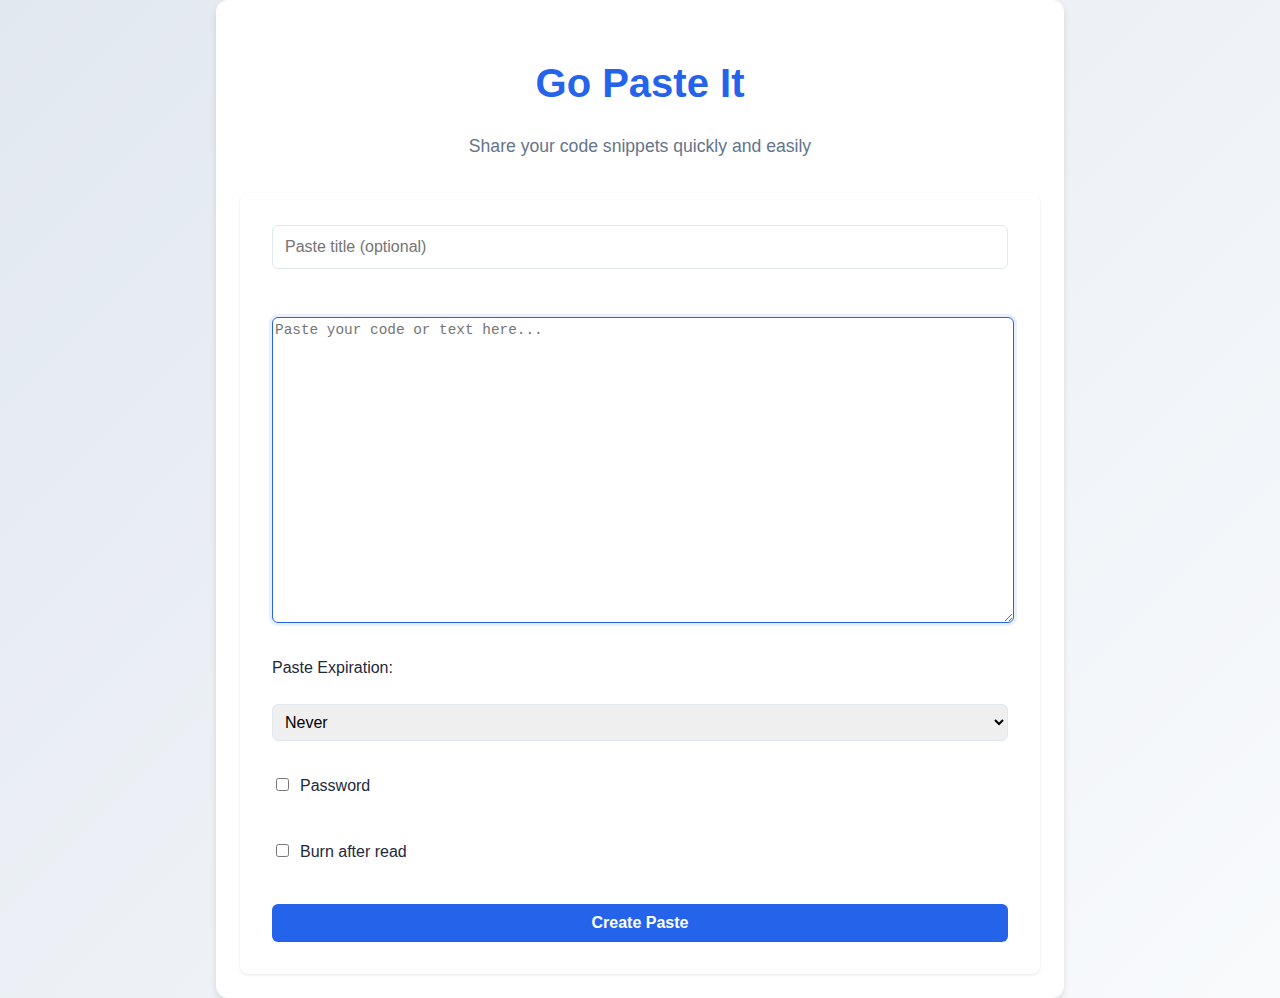
<file: templates/index.html>
<!DOCTYPE html>
<html lang="en">

<head>
    <meta charset="UTF-8">
    <meta name="viewport" content="width=device-width, initial-scale=1.0">
    <title>Go Paste It</title>
    <link rel="stylesheet" href="/static/css/styles.css">
</head>

<body>
    <div class="container">
        <header class="header">
            <h1>Go Paste It</h1>
            <p>Share your code snippets quickly and easily</p>
        </header>
        <main class="paste-form">
            <form method="POST" action="/paste">
                <input type="text" name="title" placeholder="Paste title (optional)" class="title-input">
                <textarea name="content" placeholder="Paste your code or text here..." autofocus required></textarea>

                <label for="expiration">Paste Expiration:</label>
                <select name="expiration" id="expiration">
                    <option value="never">Never</option>
                    <option value="10m">10 Minutes</option>
                    <option value="1h">1 Hour</option>
                    <option value="1d">1 Day</option>
                    <option value="1w">1 Week</option>
                </select>

                <!-- Password Field -->
                <div class="form-group">
                    <input type="checkbox" id="enable-password" name="enable_password">
                    <label for="enable-password">Password </label>
                    <div id="password-field" style="display: none;">
                        <input type="text" name="password" id="password-input" placeholder="Enter a password" class="password-input" style="display: inline-block;">
                    </div>
                </div>

                <!-- Burn After Read Field -->
                <div class="form-group">
                    <input type="checkbox" id="burn-after-read" name="burn_after_read">
                    <label for="burn-after-read">Burn after read </label>
                </div>

                <button type="submit">Create Paste</button>
            </form>
        </main>
    </div>
</body>

<script>
    function generateRandomPassword(length = 8) {
        const charset = "ABCDEFGHIJKLMNOPQRSTUVWXYZabcdefghijklmnopqrstuvwxyz0123456789";
        let password = "";
        for (let i = 0; i < length; i++) {
            const randomIndex = Math.floor(Math.random() * charset.length);
            password += charset[randomIndex];
        }
        return password;
    }

    document.getElementById("enable-password").addEventListener("change", function () {
        const passwordField = document.getElementById("password-field");
        const passwordInput = document.getElementById("password-input");

        if (this.checked) {
            // Show the password field
            passwordField.style.display = "block";

            // Generate a random alphanumeric password and set it as the default value
            const randomPassword = generateRandomPassword();
            passwordInput.value = randomPassword;
        } else {
            // Hide the password field and clear the password input
            passwordField.style.display = "none";
            passwordInput.value = "";
        }
    });
</script>

</html>
</file>
<file: static/css/styles.css>
:root {
    --primary-color: #2563eb;
    --background-color: #f8fafc;
    --text-color: #1e293b;
    --border-color: #e2e8f0;
    --hover-color: #1d4ed8;
}

body {
    font-family: 'Inter', -apple-system, BlinkMacSystemFont, sans-serif;
    line-height: 1.6;
    margin: 0;
    padding: 0;
    background: linear-gradient(135deg, #e2e8f0, #f8fafc); /* Subtle gradient background */
    color: var(--text-color);
    display: flex;
    align-items: center;
    justify-content: center;
    min-height: 100vh;
}

.container {
    background: white;
    padding: 1.5rem; /* Reduced padding to save space */
    border-radius: 12px;
    box-shadow: 0 4px 6px rgba(0, 0, 0, 0.1);
    max-width: 800px;
    width: 100%;
    text-align: center;
    max-height: none; /* Remove height restriction */
    overflow: visible; /* Ensures no scroll bar */
}

.header {
    margin-bottom: 2rem;
    text-align: center;
}

.header h1 {
    font-size: 2.5rem;
    color: var(--primary-color);
    margin-bottom: 0.5rem;
}

.header p {
    color: #64748b;
    font-size: 1.1rem;
}

h2 {
    font-size: 1.75rem;
    font-weight: 700;
    margin-bottom: 1.5rem;
    color: var(--primary-color);
    text-shadow: 0 1px 3px rgba(0, 0, 0, 0.1);
}

form {
    display: flex;
    flex-direction: column;
    gap: 1rem;
}

label {
    font-weight: 500;
    text-align: left;
    color: var(--text-color);
}

input[type="password"] {
    width: 100%;
    padding: 0.75rem;
    border: 1px solid var(--border-color);
    border-radius: 8px;
    font-size: 1rem;
    box-sizing: border-box;
    transition: box-shadow 0.2s;
}

input[type="password"]:focus {
    outline: none;
    border-color: var(--primary-color);
    box-shadow: 0 0 0 3px rgba(37, 99, 235, 0.2);
}

button {
    background-color: var(--primary-color);
    color: white;
    padding: 0.75rem 1rem;
    border: none;
    border-radius: 8px;
    font-size: 1rem;
    font-weight: 600;
    cursor: pointer;
    transition: background-color 0.3s, transform 0.2s;
}

button:hover {
    background-color: var(--hover-color);
    transform: scale(1.02);
}

button:active {
    transform: scale(1);
}

.error-message {
    color: red;
    font-weight: bold;
    font-size: 0.875rem;
    margin-top: -0.5rem;
    margin-bottom: 1rem;
}

@media (max-width: 768px) {
    .container {
        padding: 1.5rem;
    }

    h2 {
        font-size: 1.5rem;
    }
}

.paste-form {
    background: white;
    padding: 2rem;
    border-radius: 8px;
    box-shadow: 0 1px 3px rgba(0, 0, 0, 0.1);
    display: flex;
    flex-direction: column;
    gap: 1rem; /* Adds consistent spacing between form elements */
}

.paste-form label {
    font-weight: 500;
    margin-bottom: 0.5rem;
    color: var(--text-color);
}

textarea {
    width: 100%;
    height: 300px;
    margin: 1rem 0;
    border: 1px solid var(--border-color);
    border-radius: 6px;
    font-family: 'Menlo', 'Monaco', 'Courier New', monospace;
    font-size: 0.9rem;
    line-height: 1.5;
    resize: vertical;
}

textarea:focus {
    outline: none;
    border-color: var(--primary-color);
    box-shadow: 0 0 0 3px rgba(37, 99, 235, 0.1);
}

button {
    background-color: var(--primary-color);
    color: white;
    padding: 0.75rem 1.5rem;
    border: none;
    border-radius: 6px;
    font-size: 1rem;
    cursor: pointer;
    transition: background-color 0.2s;
}

button:hover {
    background-color: var(--hover-color);
}

.paste-content {
background: white;
    padding: 2rem; 
    border-radius: 8px;
    box-shadow: 0 1px 3px rgba(0, 0, 0, 0.1);
    width: 100%;
    max-width: 800px; 
    margin: 0 auto; 
    text-align: left; 
    box-sizing: border-box; 
}

.paste-meta {
margin-bottom: 1rem;
    padding-bottom: 1rem;
    border-bottom: 1px solid var(--border-color);
    color: #64748b;
    font-size: 0.9rem;
    text-align: left; 
}

pre {
    background-color: #f1f5f9;
    padding: 1.5rem;
    margin: 1rem 0; 
    border-radius: 6px;
    overflow-x: auto; 
    font-family: 'Menlo', 'Monaco', 'Courier New', monospace;
    font-size: 0.9rem;
    line-height: 1.5;
    white-space: pre-wrap; 
    word-wrap: break-word; 
}

.new-paste-link {
    display: inline-block;
    margin-top: 1.5rem;
    color: var(--primary-color);
    text-decoration: none;
    font-weight: 500;
}

.new-paste-link:hover {
    text-decoration: underline;
}

.title-input {
    width: 100%;
    padding: 0.75rem;
    margin-bottom: 1rem;
    border: 1px solid var(--border-color);
    border-radius: 6px;
    font-size: 1rem;
    box-sizing: border-box;
    width: 100%;
}

select {
    width: 100%;
    padding: 0.5rem;
    margin-bottom: 1rem;
    border: 1px solid var(--border-color);
    border-radius: 6px;
    font-size: 1rem;
}

select:focus, .title-input:focus {
    outline: none;
    border-color: var(--primary-color);
    box-shadow: 0 0 0 3px rgba(37, 99, 235, 0.1);
}

.form-group {
    margin-bottom: 1rem;
    display: flex;
    align-items: baseline;
    gap: 0.5rem;
}

.new-badge {
    background-color: #f87171; 
    color: white;
    font-size: 0.75rem;
    font-weight: bold;
    padding: 0.2rem 0.5rem;
}

.copy-button-container {
    text-align: center; 
    margin-top: 1rem; 
}

button {
    padding: 10px 20px;
    font-size: 16px;
    cursor: pointer;
}
</file>
